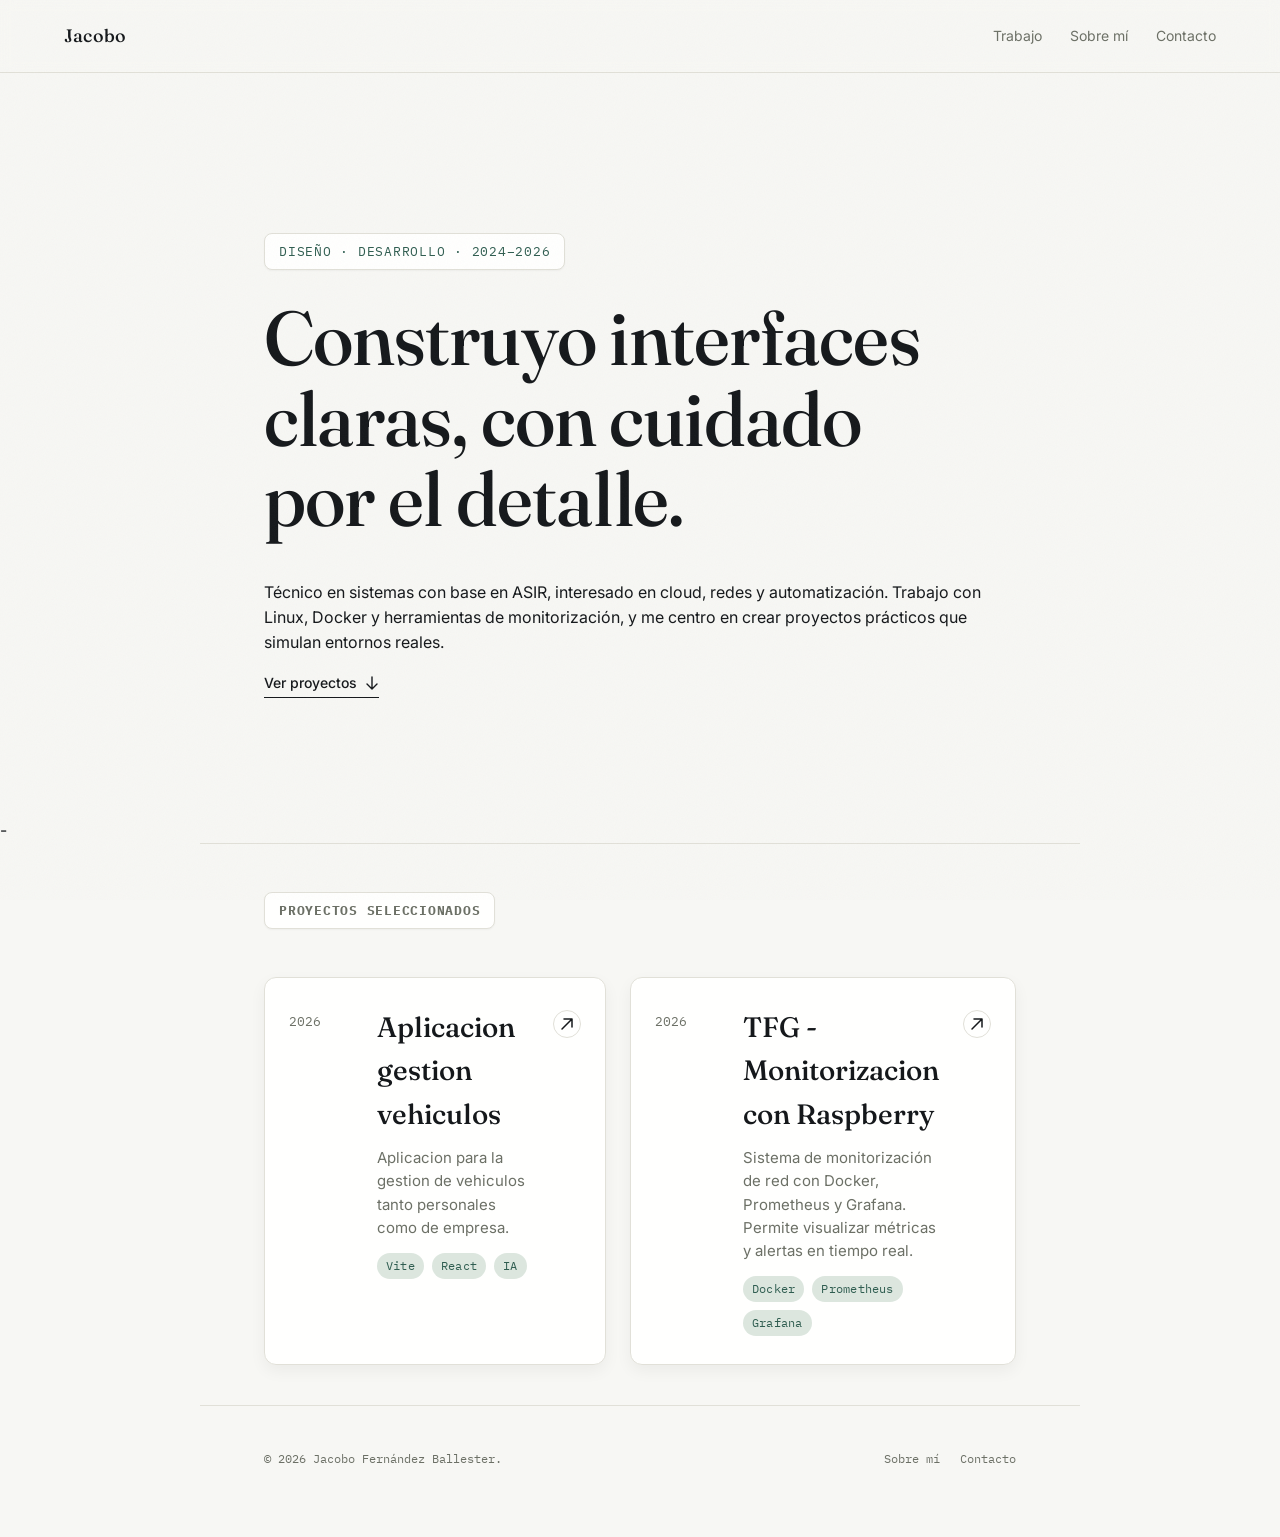
<file: index.html>
<!DOCTYPE html>
<html lang="es">
<head>
<meta charset="UTF-8">
<meta name="viewport" content="width=device-width, initial-scale=1.0">
<title>Jacobo — Portfolio</title>
<link rel="preconnect" href="https://fonts.googleapis.com">
<link rel="preconnect" href="https://fonts.gstatic.com" crossorigin>
<link href="https://fonts.googleapis.com/css2?family=Fraunces:opsz,wght@9..144,400;9..144,500;9..144,600&family=IBM+Plex+Mono:wght@400;500&family=Inter:wght@400;500;600&display=swap" rel="stylesheet">
<link rel="stylesheet" href="estilo.css">
</head>
<body>

<div class="grain"></div>

<header class="site-header">
  <a href="#top" class="logo">Jacobo</a>
  <nav class="nav">
    <a href="#trabajo">Trabajo</a>
    <a href="sobre-mi.html">Sobre mí</a>
    <a href="contacto.html">Contacto</a>
  </nav>
</header>

<main id="top">

  <!-- HERO -->
  <section class="hero">
    <p class="hero-eyebrow">Diseño · Desarrollo · 2024–2026</p>
    <h1 class="hero-title">
      Construyo interfaces<br>
      claras, con cuidado<br>
      por el detalle.
    </h1>
    <p class="hero-sub">
     <p>
Técnico en sistemas con base en ASIR, interesado en cloud, redes y automatización. 
Trabajo con Linux, Docker y herramientas de monitorización, y me centro en crear 
proyectos prácticos que simulan entornos reales.
</p>
    </p>
    <a href="#trabajo" class="hero-scroll">
      <span>Ver proyectos</span>
      <svg width="14" height="14" viewBox="0 0 14 14" fill="none"><path d="M7 1v11M2 8l5 5 5-5" stroke="currentColor" stroke-width="1.4" stroke-linecap="round" stroke-linejoin="round"/></svg>
    </a>
  </section>

  <!-- PROYECTOS -->
  -<section id="trabajo" class="work">
    <h2 class="section-label">Proyectos seleccionados</h2>

    <ul class="work-list">

      <!-- <li class="work-item">
        <a class="work-link" href="#" target="_blank" rel="noopener">
          <span class="work-year">2026</span>
          <div class="work-main">
            <h3 class="work-title">Automatización de creación de contenido</h3>
            <p class="work-desc">Sistema de automatización para la creación de contenido web.</p>
            <div class="work-tags">
              <span></span><span>Docker</span><span>PostgreSQL</span>
            </div>
          </div>
          <span class="work-arrow" aria-hidden="true">
            <svg width="20" height="20" viewBox="0 0 20 20" fill="none"><path d="M5 15L15 5M15 5H7M15 5V13" stroke="currentColor" stroke-width="1.5" stroke-linecap="round" stroke-linejoin="round"/></svg>
          </span>
        </a>
      </li>

      <li class="work-item">
        <a class="work-link" href="#" target="_blank" rel="noopener">
          <span class="work-year">2025</span>
          <div class="work-main">
            <h3 class="work-title">Nombre del proyecto dos</h3>
            <p class="work-desc">Breve descripción de qué resolviste, para quién y con qué resultado. Una o dos frases bastan.</p>
            <div class="work-tags">
              <span>Figma</span><span>Vue</span><span>Tailwind</span>
            </div>
          </div>
          <span class="work-arrow" aria-hidden="true">
            <svg width="20" height="20" viewBox="0 0 20 20" fill="none"><path d="M5 15L15 5M15 5H7M15 5V13" stroke="currentColor" stroke-width="1.5" stroke-linecap="round" stroke-linejoin="round"/></svg>
          </span>
        </a>
      </li> -->

      <li class="work-item">
        <a class="work-link" href="https://garaje-app.netlify.app" target="_blank" rel="noopener">
          <span class="work-year">2026</span>
          <div class="work-main">
            <h3 class="work-title">Aplicacion gestion vehiculos</h3>
            <p class="work-desc">Aplicacion para la gestion de vehiculos tanto personales como de empresa.</p>
            <div class="work-tags">
              <span>Vite</span><span>React</span><span>IA</span>
            </div>
          </div>
          <span class="work-arrow" aria-hidden="true">
            <svg width="20" height="20" viewBox="0 0 20 20" fill="none"><path d="M5 15L15 5M15 5H7M15 5V13" stroke="currentColor" stroke-width="1.5" stroke-linecap="round" stroke-linejoin="round"/></svg>
          </span>
        </a>
      </li>
      
      <li class="work-item">
        <a class="work-link" href="TFG_Jacobo_Fernandez_Ballester_2025_2026.pdf" target="_blank" rel="noopener">
          <span class="work-year">2026</span>
          <div class="work-main">
            <h3 class="work-title">TFG - Monitorizacion con Raspberry</h3>
            <p class="work-desc">Sistema de monitorización de red con Docker, Prometheus y Grafana.
    Permite visualizar métricas y alertas en tiempo real.</p>
            <div class="work-tags">
              <span>Docker</span><span>Prometheus</span><span>Grafana</span>
            </div>
          </div>
          <span class="work-arrow" aria-hidden="true">
            <svg width="20" height="20" viewBox="0 0 20 20" fill="none"><path d="M5 15L15 5M15 5H7M15 5V13" stroke="currentColor" stroke-width="1.5" stroke-linecap="round" stroke-linejoin="round"/></svg>
          </span>
        </a>
      </li>

    </ul>
  </section>

</main>

<footer class="site-footer-mini">
  <p>© 2026 Jacobo Fernández Ballester.</p>
  <nav class="site-footer-nav">
    <a href="sobre-mi.html">Sobre mí</a>
    <a href="contacto.html">Contacto</a>
  </nav>
</footer>

</body>
</html>
</file>
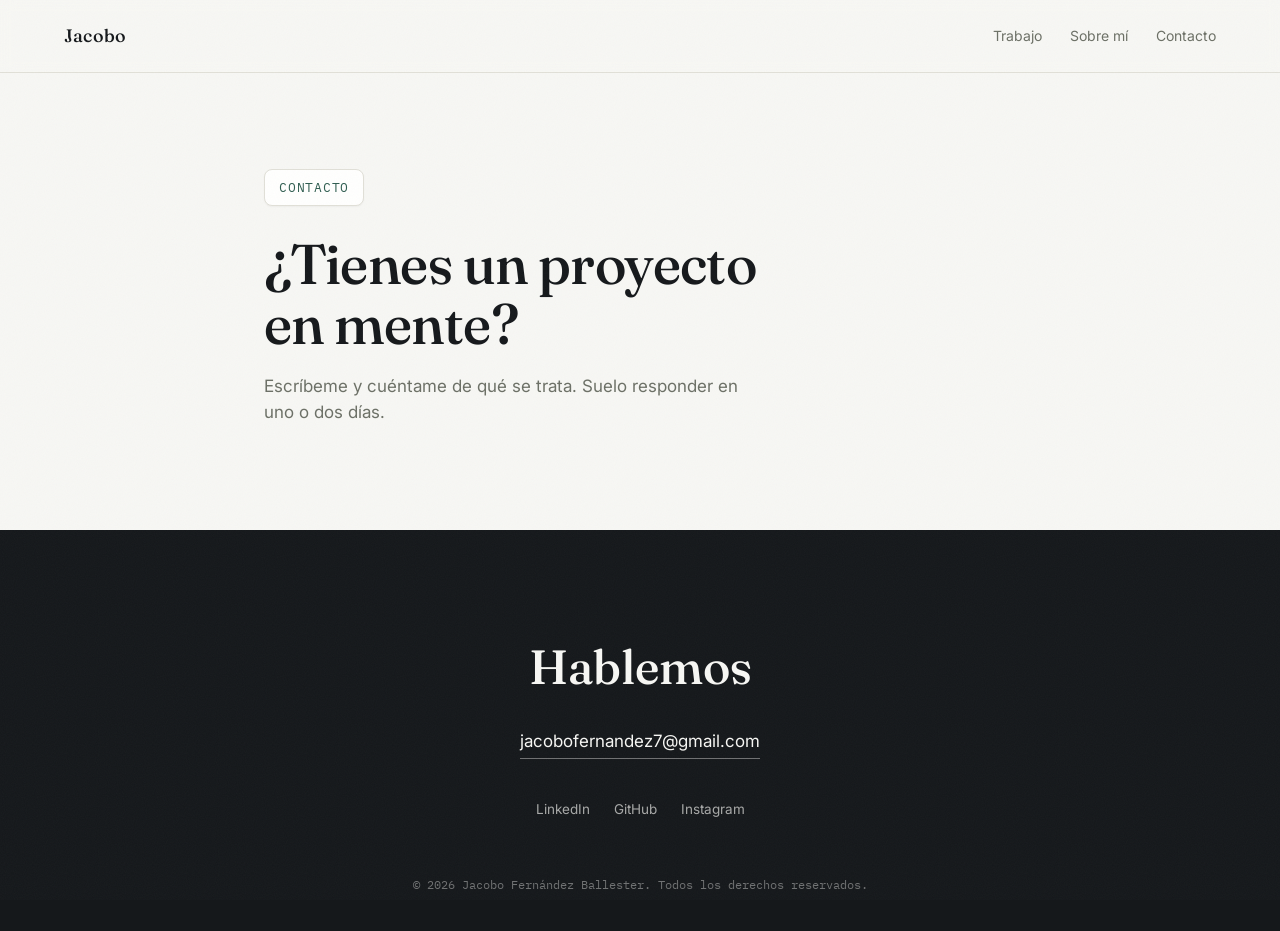
<file: contacto.html>
<!DOCTYPE html>
<html lang="es">
<head>
<meta charset="UTF-8">
<meta name="viewport" content="width=device-width, initial-scale=1.0">
<title>Contacto — Jacobo</title>
<link rel="preconnect" href="https://fonts.googleapis.com">
<link rel="preconnect" href="https://fonts.gstatic.com" crossorigin>
<link href="https://fonts.googleapis.com/css2?family=Fraunces:opsz,wght@9..144,400;9..144,500;9..144,600&family=IBM+Plex+Mono:wght@400;500&family=Inter:wght@400;500;600&display=swap" rel="stylesheet">
<link rel="stylesheet" href="estilo.css">
</head>
<body>

<div class="grain"></div>

<header class="site-header">
  <a href="indice.html#top" class="logo">Jacobo</a>
  <nav class="nav">
    <a href="indice.html#trabajo">Trabajo</a>
    <a href="sobre-mi.html">Sobre mí</a>
    <a href="contacto.html" aria-current="page">Contacto</a>
  </nav>
</header>

<main id="top">

  <section class="hero hero--compact">
    <p class="hero-eyebrow">Contacto</p>
    <h1 class="hero-title">
      ¿Tienes un proyecto<br>
      en mente?
    </h1>
    <p class="hero-sub">
      Escríbeme y cuéntame de qué se trata. Suelo responder en uno o dos días.
    </p>
  </section>

</main>

<footer class="footer">
  <h2 class="footer-title">Hablemos</h2>
  <a class="footer-email" href="mailto:jacobofernandez7@gmail.com">jacobofernandez7@gmail.com</a>
  <div class="footer-links">
    <a href="https://www.linkedin.com/in/jacobo-fernández-985506415" target="_blank" rel="noopener">LinkedIn</a>
    <a href="https://github.com/imjakkke" target="_blank" rel="noopener">GitHub</a>
    <a href="https://www.instagram.com/imjakkke" target="_blank" rel="noopener">Instagram</a>
  </div>
  <p class="footer-copy">© 2026 Jacobo Fernández Ballester. Todos los derechos reservados.</p>
</footer>

</body>
</html>
</file>
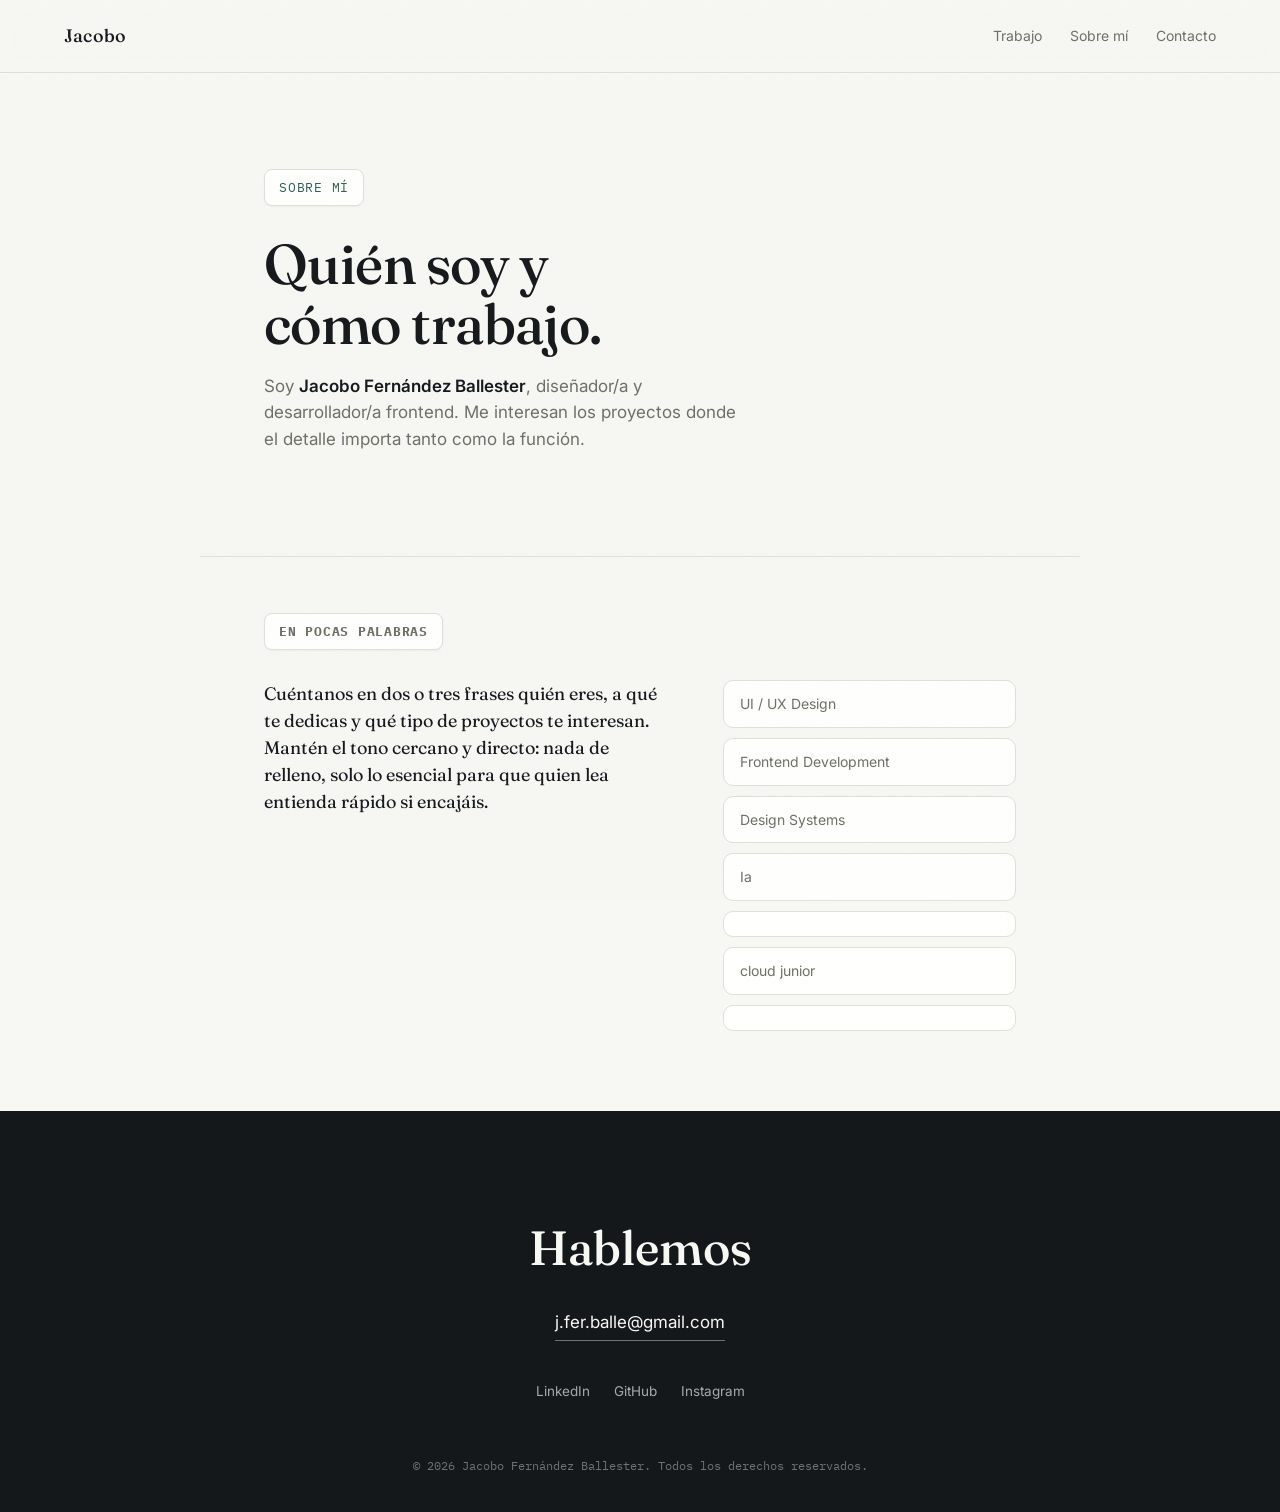
<file: sobre-mi.html>
<!DOCTYPE html>
<html lang="es">
<head>
<meta charset="UTF-8">
<meta name="viewport" content="width=device-width, initial-scale=1.0">
<title>Sobre mí — Jacobo</title>
<link rel="preconnect" href="https://fonts.googleapis.com">
<link rel="preconnect" href="https://fonts.gstatic.com" crossorigin>
<link href="https://fonts.googleapis.com/css2?family=Fraunces:opsz,wght@9..144,400;9..144,500;9..144,600&family=IBM+Plex+Mono:wght@400;500&family=Inter:wght@400;500;600&display=swap" rel="stylesheet">
<link rel="stylesheet" href="estilo.css">
</head>
<body>

<div class="grain"></div>

<header class="site-header">
  <a href="indice.html#top" class="logo">Jacobo</a>
  <nav class="nav">
    <a href="indice.html#trabajo">Trabajo</a>
    <a href="sobre-mi.html" aria-current="page">Sobre mí</a>
    <a href="contacto.html">Contacto</a>
  </nav>
</header>

<main id="top">

  <section class="hero hero--compact">
    <p class="hero-eyebrow">Sobre mí</p>
    <h1 class="hero-title">
      Quién soy y<br>
      cómo trabajo.
    </h1>
    <p class="hero-sub">
      Soy <strong>Jacobo Fernández Ballester</strong>, diseñador/a y desarrollador/a frontend.
      Me interesan los proyectos donde el detalle importa tanto como la función.
    </p>
  </section>

  <section class="about">
    <h2 class="section-label">En pocas palabras</h2>
    <div class="about-grid">
      <p class="about-text">
        Cuéntanos en dos o tres frases quién eres, a qué te dedicas y qué tipo de
        proyectos te interesan. Mantén el tono cercano y directo: nada de relleno,
        solo lo esencial para que quien lea entienda rápido si encajáis.
      </p>
      <ul class="about-skills">
        <li>UI / UX Design</li>
        <li>Frontend Development</li>
        <li>Design Systems</li>
	<li>Ia<li>
	<li>cloud junior<li>
      </ul>
    </div>
  </section>

</main>

<footer class="footer">
  <h2 class="footer-title">Hablemos</h2>
  <a class="footer-email" href="mailto:tu@email.com">j.fer.balle@gmail.com</a>
  <div class="footer-links">
    <a href="www.linkedin.com/in/jacobo-fernández-985506415" target="_blank" rel="noopener">LinkedIn</a>
    <a href="https://github.com/imjakkke" target="_blank" rel="noopener">GitHub</a>
    <a href="#" target="_blank" rel="noopener">Instagram</a>
  </div>
  <p class="footer-copy">© 2026 Jacobo Fernández Ballester. Todos los derechos reservados.</p>
</footer>

</body>
</html>
</file>
<file: estilo.css>
/* ---------------------------------------------
   TOKENS
--------------------------------------------- */
:root{
  --bg:        #F7F7F4;
  --ink:       #15181B;
  --muted:     #6C7066;
  --line:      #E1E0D8;
  --accent:    #2F5D50;
  --accent-soft: #DCE6DE;
  --paper:     #FFFFFE;

  --font-display: "Fraunces", serif;
  --font-body:    "Inter", system-ui, sans-serif;
  --font-mono:    "IBM Plex Mono", monospace;

  --container: 880px;
  --pad: clamp(24px, 5vw, 64px);
}

*{ box-sizing: border-box; }

html{ scroll-behavior: smooth; }

body{
  margin: 0;
  background: var(--bg);
  color: var(--ink);
  font-family: var(--font-body);
  font-size: 16px;
  line-height: 1.55;
  -webkit-font-smoothing: antialiased;
}

a{ color: inherit; text-decoration: none; }

::selection{ background: var(--accent); color: var(--bg); }

:focus-visible{
  outline: 2px solid var(--accent);
  outline-offset: 3px;
}

/* faint paper texture so the flat background isn't dead-flat */
.grain{
  position: fixed;
  inset: 0;
  pointer-events: none;
  z-index: 50;
  opacity: 0.035;
  background-image: url("data:image/svg+xml,%3Csvg xmlns='http://www.w3.org/2000/svg' width='120' height='120'%3E%3Cfilter id='n'%3E%3CfeTurbulence type='fractalNoise' baseFrequency='0.9' numOctaves='2' stitchTiles='stitch'/%3E%3C/filter%3E%3Crect width='100%25' height='100%25' filter='url(%23n)'/%3E%3C/svg%3E");
}

/* ---------------------------------------------
   HEADER
--------------------------------------------- */
.site-header{
  position: sticky;
  top: 0;
  z-index: 10;
  display: flex;
  align-items: center;
  justify-content: space-between;
  padding: 22px var(--pad);
  background: color-mix(in srgb, var(--bg) 88%, transparent);
  backdrop-filter: blur(6px);
  border-bottom: 1px solid var(--line);
}

.logo{
  font-family: var(--font-display);
  font-size: 18px;
  font-weight: 500;
  letter-spacing: 0.01em;
}

.nav{ display: flex; gap: 28px; }

.nav a{
  font-size: 14px;
  color: var(--muted);
  transition: color 0.2s ease;
}

.nav a:hover{ color: var(--ink); }

/* ---------------------------------------------
   HERO
--------------------------------------------- */
.hero{
  max-width: var(--container);
  margin: 0 auto;
  padding: clamp(80px, 14vw, 160px) var(--pad) clamp(64px, 10vw, 120px);
}

.hero-eyebrow{
  display: inline-flex;
  align-items: center;
  font-family: var(--font-mono);
  font-size: 12.5px;
  letter-spacing: 0.06em;
  text-transform: uppercase;
  color: var(--accent);
  background: var(--paper);
  border: 1px solid var(--line);
  border-radius: 8px;
  padding: 8px 14px;
  margin: 0 0 28px;
  box-shadow: 0 1px 2px rgba(21,24,27,0.04);
  transition: transform 0.3s ease, box-shadow 0.3s ease, border-color 0.3s ease;
}

.hero-eyebrow:hover{
  transform: translateY(-4px) rotate(-1deg);
  box-shadow: 0 10px 20px rgba(21,24,27,0.08);
  border-color: var(--accent);
}

.hero-title{
  font-family: var(--font-display);
  font-weight: 500;
  font-size: clamp(40px, 7vw, 76px);
  line-height: 1.06;
  letter-spacing: -0.01em;
  margin: 0 0 28px;
}

.hero-sub{
  max-width: 480px;
  font-size: 17px;
  color: var(--muted);
  margin: 0 0 40px;
}

.hero-sub strong{ color: var(--ink); font-weight: 600; }

.hero-scroll{
  display: inline-flex;
  align-items: center;
  gap: 8px;
  font-size: 14px;
  font-weight: 500;
  padding-bottom: 3px;
  border-bottom: 1px solid var(--ink);
}

.hero-scroll svg{ transition: transform 0.2s ease; }
.hero-scroll:hover svg{ transform: translateY(2px); }

.hero--compact{
  padding: clamp(56px, 9vw, 96px) var(--pad) clamp(40px, 6vw, 64px);
}

.hero--compact .hero-title{
  font-size: clamp(34px, 5.5vw, 56px);
  margin-bottom: 20px;
}

/* ---------------------------------------------
   MINI FOOTER (used on pages without the full contact block)
--------------------------------------------- */
.site-footer-mini{
  max-width: var(--container);
  margin: 0 auto;
  display: flex;
  flex-wrap: wrap;
  align-items: center;
  justify-content: space-between;
  gap: 14px;
  padding: 32px var(--pad) 56px;
  border-top: 1px solid var(--line);
  font-family: var(--font-mono);
  font-size: 12px;
  color: var(--muted);
}

.site-footer-mini .site-footer-nav{
  display: flex;
  gap: 20px;
}

.site-footer-mini a{ transition: color 0.2s ease; }
.site-footer-mini a:hover{ color: var(--accent); }

/* ---------------------------------------------
   SECTION LABEL (shared)
--------------------------------------------- */
.section-label{
  display: inline-flex;
  align-items: center;
  font-family: var(--font-mono);
  font-size: 12.5px;
  letter-spacing: 0.06em;
  text-transform: uppercase;
  color: var(--muted);
  background: var(--paper);
  border: 1px solid var(--line);
  border-radius: 8px;
  padding: 8px 14px;
  margin: 0 0 8px;
  box-shadow: 0 1px 2px rgba(21,24,27,0.04);
  transition: transform 0.3s ease, box-shadow 0.3s ease, border-color 0.3s ease, color 0.3s ease;
}

.section-label:hover{
  transform: translateY(-4px) rotate(-1deg);
  box-shadow: 0 10px 20px rgba(21,24,27,0.08);
  border-color: var(--accent);
  color: var(--accent);
}

/* ---------------------------------------------
   WORK / PROJECTS
--------------------------------------------- */
.work{
  max-width: var(--container);
  margin: 0 auto;
  padding: 48px var(--pad) 40px;
  border-top: 1px solid var(--line);
}

.work-list{
  list-style: none;
  margin: 40px 0 0;
  padding: 0;
  display: grid;
  grid-template-columns: repeat(2, 1fr);
  gap: 30px 24px;
}

/* each item drifts gently in place; the transform lives here (not on
   .work-link) so it composes cleanly with the link's own hover-lift */
.work-item{
  animation: floaty var(--float-dur, 6.4s) ease-in-out infinite;
  animation-delay: var(--float-delay, 0s);
  will-change: transform;
}

.work-item:nth-child(2n){
  --float-y: 46px;
  --float-dur: 7.6s;
  --float-delay: -2.6s;
  --float-rot: 0.6deg;
}

.work-item:nth-child(4n+1){
  --float-rot: -0.6deg;
  --float-dur: 6.8s;
}

.work-item:nth-child(4n+3){
  --float-delay: -4.2s;
}

@keyframes floaty{
  0%, 100%{ transform: translateY(var(--float-y, 0px)) rotate(var(--float-rot, 0deg)); }
  50%{ transform: translateY(calc(var(--float-y, 0px) - 12px)) rotate(var(--float-rot, 0deg)); }
}

.work-link{
  display: grid;
  grid-template-columns: 64px 1fr 28px;
  align-items: start;
  gap: 24px;
  height: 100%;
  padding: 28px 24px;
  border: 1px solid var(--line);
  border-radius: 12px;
  background: var(--paper);
  box-shadow: 0 6px 16px rgba(21,24,27,0.05);
  transition: transform 0.3s ease, box-shadow 0.3s ease, border-color 0.3s ease;
}

.work-link:hover{
  transform: translateY(-6px);
  box-shadow: 0 18px 32px rgba(21,24,27,0.1);
  border-color: var(--accent);
}

.work-year{
  font-family: var(--font-mono);
  font-size: 13px;
  color: var(--muted);
  padding-top: 6px;
}

.work-title{
  font-family: var(--font-display);
  font-weight: 500;
  font-size: clamp(22px, 3vw, 28px);
  margin: 0 0 10px;
  transition: color 0.2s ease;
}

.work-link:hover .work-title{ color: var(--accent); }

.work-desc{
  font-size: 15px;
  color: var(--muted);
  max-width: 520px;
  margin: 0 0 14px;
}

.work-tags{ display: flex; flex-wrap: wrap; gap: 8px; }

.work-tags span{
  font-family: var(--font-mono);
  font-size: 11.5px;
  letter-spacing: 0.02em;
  color: var(--accent);
  background: var(--accent-soft);
  padding: 4px 9px;
  border-radius: 100px;
}

.work-arrow{
  display: flex;
  align-items: center;
  justify-content: center;
  width: 28px; height: 28px;
  border-radius: 50%;
  border: 1px solid var(--line);
  color: var(--ink);
  transform: rotate(0deg);
  transition: transform 0.25s ease, border-color 0.25s ease, background 0.25s ease;
  margin-top: 4px;
}

.work-link:hover .work-arrow{
  transform: rotate(45deg);
  border-color: var(--accent);
  background: var(--accent);
  color: var(--paper);
}

/* ---------------------------------------------
   ABOUT
--------------------------------------------- */
.about{
  max-width: var(--container);
  margin: 0 auto;
  padding: 56px var(--pad) 80px;
  border-top: 1px solid var(--line);
}

.about-grid{
  display: grid;
  grid-template-columns: 1.4fr 1fr;
  gap: 48px;
  margin-top: 22px;
}

.about-text{
  font-size: 18px;
  font-family: var(--font-display);
  font-weight: 400;
  line-height: 1.5;
  color: var(--ink);
  margin: 0;
}

.about-skills{
  list-style: none;
  margin: 0;
  padding: 0;
  display: flex;
  flex-direction: column;
  gap: 10px;
  font-size: 14px;
  color: var(--muted);
}

.about-skills li{
  padding: 12px 16px;
  border: 1px solid var(--line);
  border-radius: 10px;
  background: var(--paper);
  transition: transform 0.25s ease, box-shadow 0.25s ease, border-color 0.25s ease, color 0.25s ease;
}

.about-skills li:hover{
  transform: translateX(4px);
  border-color: var(--accent);
  color: var(--accent);
  box-shadow: 0 6px 14px rgba(21,24,27,0.06);
}

/* ---------------------------------------------
   FOOTER / CONTACT
--------------------------------------------- */
.footer{
  background: var(--ink);
  color: var(--bg);
  padding: clamp(56px, 10vw, 100px) var(--pad) 36px;
  text-align: center;
}

.footer-title{
  font-family: var(--font-display);
  font-weight: 500;
  font-size: clamp(32px, 5vw, 48px);
  margin: 0 0 24px;
}

.footer-email{
  display: inline-block;
  font-size: 17px;
  padding-bottom: 4px;
  border-bottom: 1px solid color-mix(in srgb, var(--bg) 40%, transparent);
  margin-bottom: 40px;
  transition: border-color 0.2s ease, color 0.2s ease;
}

.footer-email:hover{
  border-color: var(--bg);
  color: var(--accent-soft);
}

.footer-links{
  display: flex;
  justify-content: center;
  gap: 24px;
  margin-bottom: 56px;
}

.footer-links a{
  font-size: 13.5px;
  color: color-mix(in srgb, var(--bg) 65%, transparent);
  transition: color 0.2s ease;
}

.footer-links a:hover{ color: var(--bg); }

.footer-copy{
  font-family: var(--font-mono);
  font-size: 12px;
  color: color-mix(in srgb, var(--bg) 40%, transparent);
  margin: 0;
}

/* ---------------------------------------------
   RESPONSIVE
--------------------------------------------- */
@media (max-width: 720px){
  .nav{ gap: 18px; }

  .work-list{ grid-template-columns: 1fr; }
  .work-item{ --float-y: 0px; --float-rot: 0deg; }

  .work-link{
    grid-template-columns: 1fr 24px;
    grid-template-areas:
      "year arrow"
      "main main";
    padding: 22px 18px;
  }
  .work-year{ grid-area: year; }
  .work-arrow{ grid-area: arrow; }
  .work-main{ grid-area: main; margin-top: 10px; }

  .about-grid{
    grid-template-columns: 1fr;
    gap: 28px;
  }
}

/* ---------------------------------------------
   REDUCED MOTION
--------------------------------------------- */
@media (prefers-reduced-motion: reduce){
  *{
    animation-duration: 0.001ms !important;
    transition-duration: 0.001ms !important;
    scroll-behavior: auto !important;
  }
}
</file>
